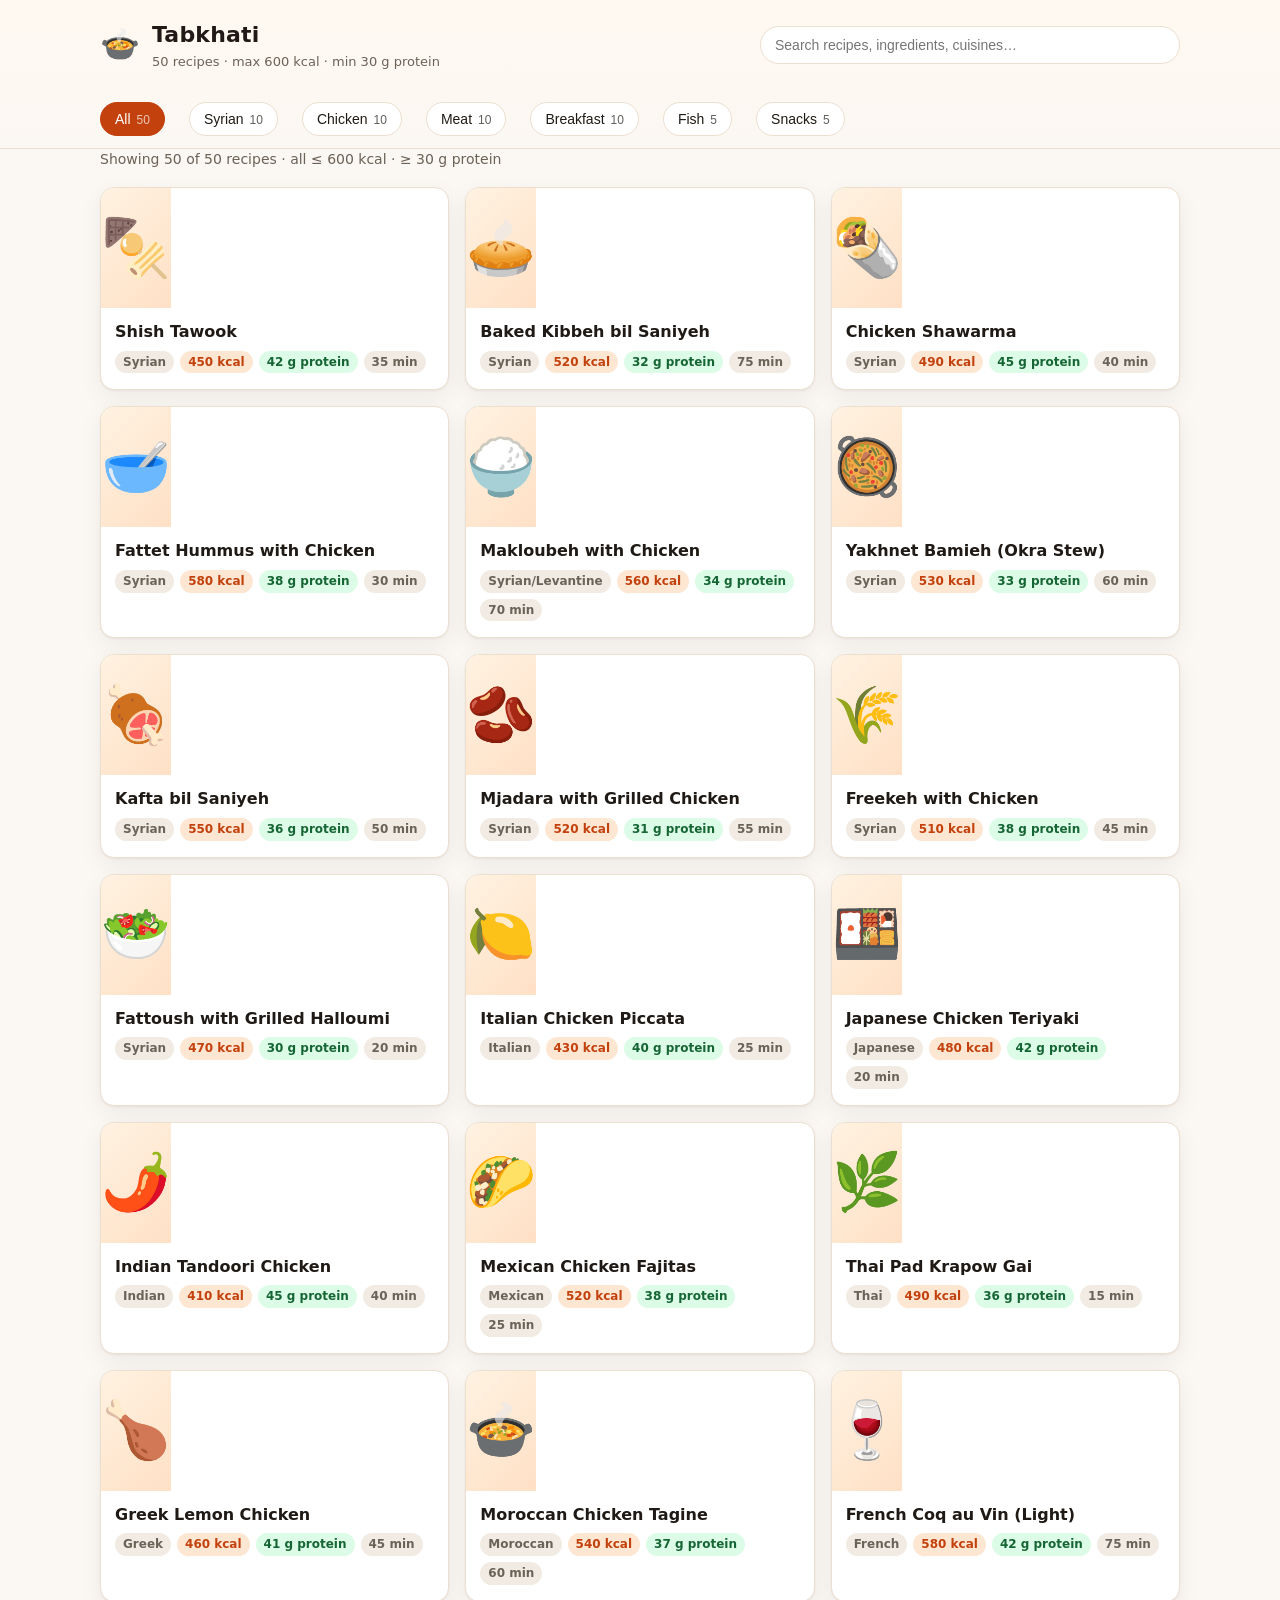
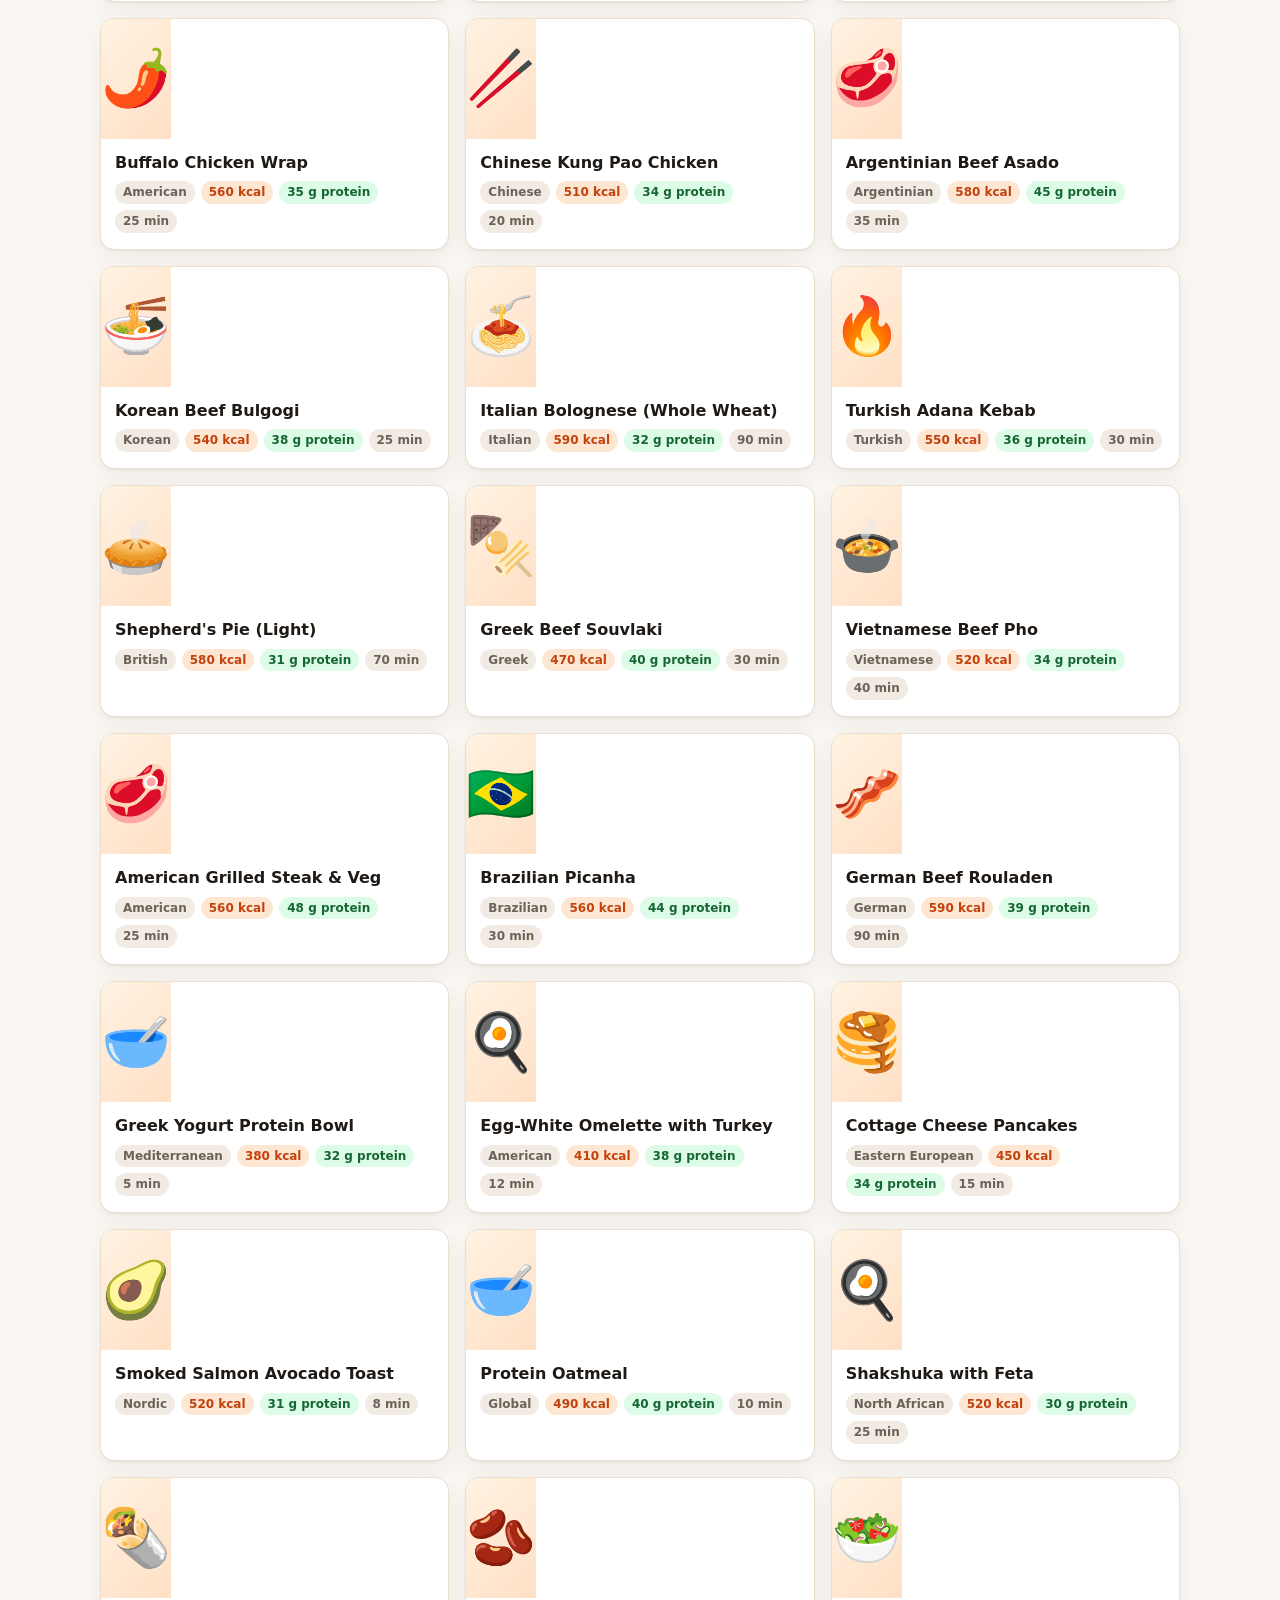
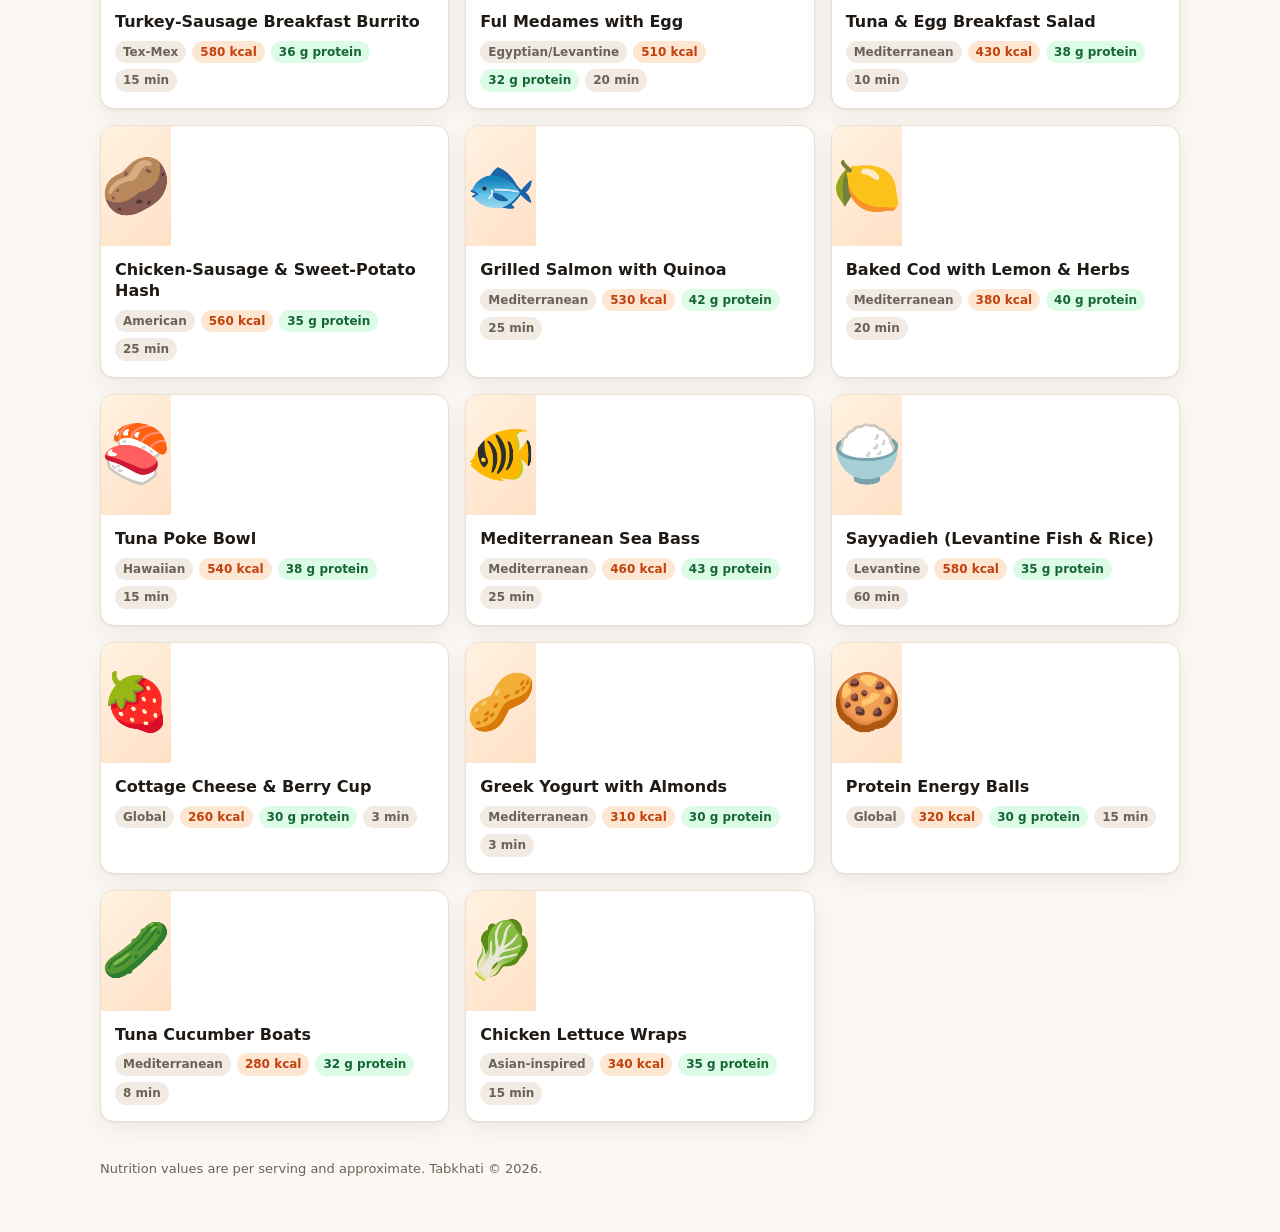
<file: index.html>
<!doctype html>
<html lang="en">
<head>
  <meta charset="utf-8" />
  <meta name="viewport" content="width=device-width, initial-scale=1" />
  <title>Tabkhati — 50 High-Protein Recipes</title>
  <link rel="stylesheet" href="styles.css" />
</head>
<body>
  <header class="site-header">
    <div class="wrap">
      <div class="brand">
        <span class="logo">🍲</span>
        <div>
          <h1>Tabkhati</h1>
          <p class="tagline">50 recipes · max 600 kcal · min 30 g protein</p>
        </div>
      </div>
      <div class="search">
        <input id="search" type="search" placeholder="Search recipes, ingredients, cuisines…" aria-label="Search" />
      </div>
    </div>
    <nav class="tabs wrap" id="tabs" aria-label="Categories"></nav>
  </header>

  <main class="wrap">
    <section class="summary" id="summary"></section>
    <section class="grid" id="grid" aria-live="polite"></section>
    <p class="empty" id="empty" hidden>No recipes match your search.</p>
  </main>

  <div class="modal" id="modal" hidden aria-hidden="true" role="dialog" aria-modal="true" aria-labelledby="modal-title">
    <div class="modal-card" role="document">
      <button class="close" id="close" aria-label="Close">×</button>
      <div id="modal-body"></div>
    </div>
  </div>

  <footer class="site-footer wrap">
    <p>Nutrition values are per serving and approximate. Tabkhati © 2026.</p>
  </footer>

  <script src="recipes.js"></script>
  <script src="app.js"></script>
</body>
</html>
</file>
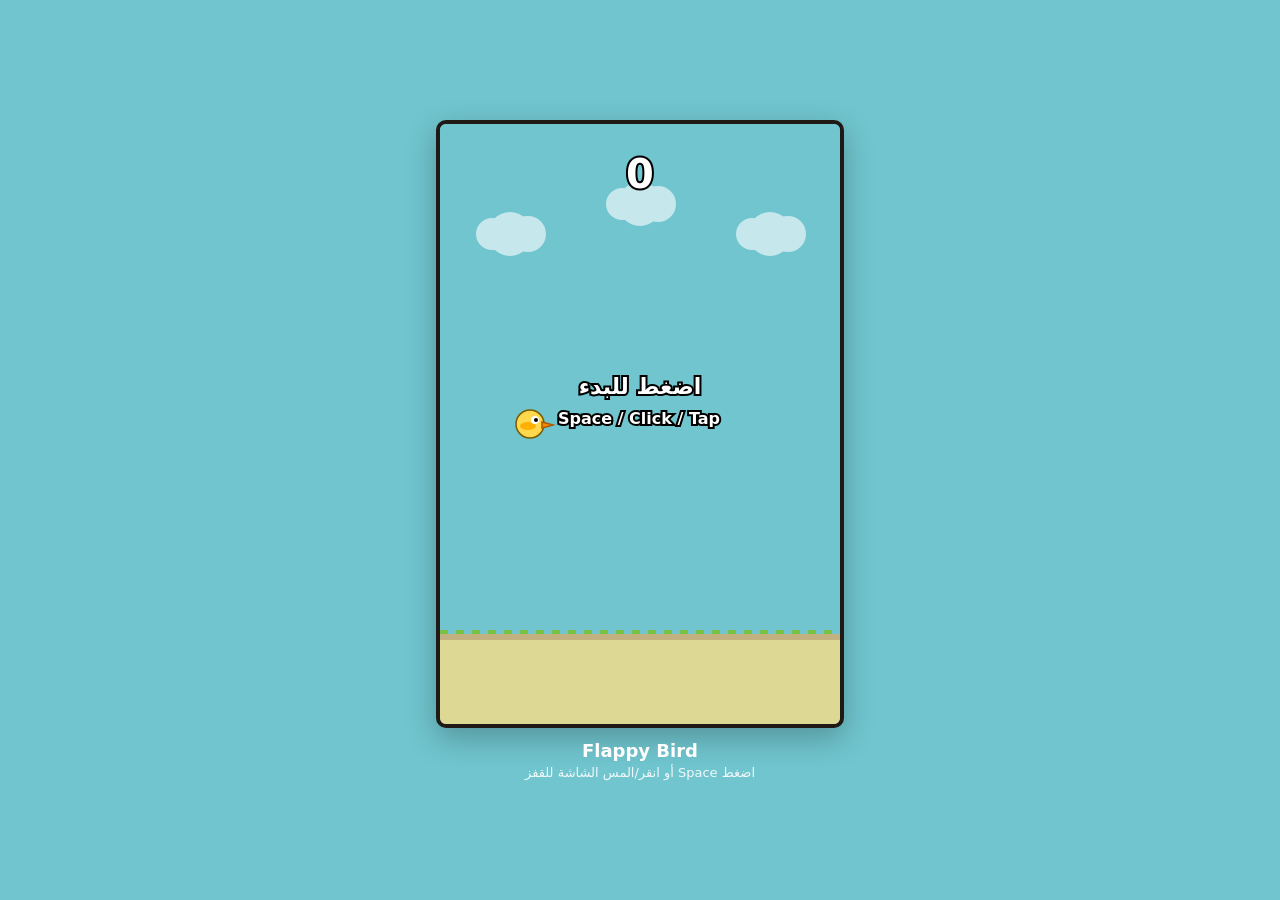
<file: flappy.html>
<!doctype html>
<html lang="ar" dir="rtl">
<head>
<meta charset="utf-8" />
<meta name="viewport" content="width=device-width, initial-scale=1" />
<title>Flappy Bird — لعبة بسيطة</title>
<style>
  html, body { height: 100%; margin: 0; }
  body {
    background: #70c5ce;
    font-family: system-ui, -apple-system, "Segoe UI", Tahoma, Arial, sans-serif;
    display: flex; flex-direction: column; align-items: center; justify-content: center;
    gap: 12px;
  }
  canvas {
    background: #70c5ce;
    border: 4px solid #1f1a15;
    border-radius: 10px;
    box-shadow: 0 10px 30px rgba(0,0,0,.25);
    image-rendering: pixelated;
    touch-action: manipulation;
  }
  .hud { color: #fff; text-align: center; }
  .hud h1 { margin: 0 0 4px; font-size: 18px; }
  .hud p { margin: 0; opacity: .9; font-size: 13px; }
</style>
</head>
<body>
  <canvas id="game" width="400" height="600" aria-label="لعبة Flappy Bird"></canvas>
  <div class="hud">
    <h1>Flappy Bird</h1>
    <p>اضغط Space أو انقر/المس الشاشة للقفز</p>
  </div>

<script>
(() => {
  const canvas = document.getElementById('game');
  const ctx = canvas.getContext('2d');
  const W = canvas.width, H = canvas.height;
  const GROUND_Y = Math.floor(H * 0.85);

  const GRAVITY = 0.45;
  const FLAP = -7.5;
  const PIPE_W = 56;
  const PIPE_GAP = 140;
  const PIPE_SPEED = 2.2;
  const PIPE_INTERVAL = 90;

  const bird = { x: 90, y: H / 2, r: 14, vy: 0 };
  let pipes = [];
  let frame = 0;
  let score = 0;
  let best = parseInt(localStorage.getItem('flappy_best') || '0', 10);
  let state = 'ready'; // ready | playing | over

  function reset() {
    bird.y = H / 2;
    bird.vy = 0;
    pipes = [];
    frame = 0;
    score = 0;
    state = 'ready';
  }

  function flap() {
    if (state === 'over') { reset(); }
    if (state === 'ready') { state = 'playing'; }
    bird.vy = FLAP;
  }

  document.addEventListener('keydown', e => {
    if (e.code === 'Space' || e.code === 'ArrowUp') { e.preventDefault(); flap(); }
  });
  canvas.addEventListener('mousedown', flap);
  canvas.addEventListener('touchstart', e => { e.preventDefault(); flap(); }, { passive: false });

  function spawnPipe() {
    const minTop = 40;
    const maxTop = GROUND_Y - PIPE_GAP - 40;
    const top = minTop + Math.random() * (maxTop - minTop);
    pipes.push({ x: W + 10, top, passed: false });
  }

  function update() {
    if (state !== 'playing') return;

    bird.vy += GRAVITY;
    bird.y += bird.vy;

    if (frame % PIPE_INTERVAL === 0) spawnPipe();
    frame++;

    for (const p of pipes) {
      p.x -= PIPE_SPEED;
      if (!p.passed && p.x + PIPE_W < bird.x) {
        p.passed = true;
        score++;
      }
    }
    pipes = pipes.filter(p => p.x + PIPE_W > -20);

    if (bird.y + bird.r > GROUND_Y || bird.y - bird.r < 0) return gameOver();
    for (const p of pipes) {
      const inX = bird.x + bird.r > p.x && bird.x - bird.r < p.x + PIPE_W;
      if (!inX) continue;
      const hitTop = bird.y - bird.r < p.top;
      const hitBottom = bird.y + bird.r > p.top + PIPE_GAP;
      if (hitTop || hitBottom) return gameOver();
    }
  }

  function gameOver() {
    state = 'over';
    if (score > best) {
      best = score;
      localStorage.setItem('flappy_best', String(best));
    }
  }

  function drawBackground() {
    ctx.fillStyle = '#70c5ce';
    ctx.fillRect(0, 0, W, GROUND_Y);
    // distant clouds
    ctx.fillStyle = 'rgba(255,255,255,0.6)';
    for (let i = 0; i < 4; i++) {
      const cx = ((i * 130) - (frame * 0.3) % 520 + 520) % 520 - 60;
      ctx.beginPath();
      ctx.arc(cx, 80 + (i % 2) * 30, 22, 0, Math.PI * 2);
      ctx.arc(cx + 18, 80 + (i % 2) * 30, 18, 0, Math.PI * 2);
      ctx.arc(cx - 18, 80 + (i % 2) * 30, 16, 0, Math.PI * 2);
      ctx.fill();
    }
    // ground
    ctx.fillStyle = '#ded895';
    ctx.fillRect(0, GROUND_Y, W, H - GROUND_Y);
    ctx.fillStyle = '#c2b280';
    ctx.fillRect(0, GROUND_Y, W, 6);
    // grass stripes
    ctx.fillStyle = '#7bc043';
    for (let x = 0; x < W; x += 16) {
      ctx.fillRect(x - (frame * PIPE_SPEED) % 16, GROUND_Y - 4, 8, 4);
    }
  }

  function drawPipes() {
    for (const p of pipes) {
      // body
      ctx.fillStyle = '#5cb85c';
      ctx.fillRect(p.x, 0, PIPE_W, p.top);
      ctx.fillRect(p.x, p.top + PIPE_GAP, PIPE_W, GROUND_Y - (p.top + PIPE_GAP));
      // outline
      ctx.strokeStyle = '#2e7d32';
      ctx.lineWidth = 2;
      ctx.strokeRect(p.x, 0, PIPE_W, p.top);
      ctx.strokeRect(p.x, p.top + PIPE_GAP, PIPE_W, GROUND_Y - (p.top + PIPE_GAP));
      // lips
      ctx.fillStyle = '#5cb85c';
      ctx.fillRect(p.x - 4, p.top - 14, PIPE_W + 8, 14);
      ctx.fillRect(p.x - 4, p.top + PIPE_GAP, PIPE_W + 8, 14);
      ctx.strokeRect(p.x - 4, p.top - 14, PIPE_W + 8, 14);
      ctx.strokeRect(p.x - 4, p.top + PIPE_GAP, PIPE_W + 8, 14);
    }
  }

  function drawBird() {
    ctx.save();
    ctx.translate(bird.x, bird.y);
    const angle = Math.max(-0.5, Math.min(1.0, bird.vy / 10));
    ctx.rotate(angle);
    // body
    ctx.fillStyle = '#ffd84d';
    ctx.beginPath();
    ctx.arc(0, 0, bird.r, 0, Math.PI * 2);
    ctx.fill();
    ctx.strokeStyle = '#7a5b00';
    ctx.lineWidth = 1.5;
    ctx.stroke();
    // wing
    ctx.fillStyle = '#ffb000';
    const wingY = 2 + Math.sin(frame * 0.3) * 2;
    ctx.beginPath();
    ctx.ellipse(-2, wingY, 8, 4, 0, 0, Math.PI * 2);
    ctx.fill();
    // eye
    ctx.fillStyle = '#fff';
    ctx.beginPath();
    ctx.arc(5, -4, 4, 0, Math.PI * 2);
    ctx.fill();
    ctx.fillStyle = '#000';
    ctx.beginPath();
    ctx.arc(6, -4, 2, 0, Math.PI * 2);
    ctx.fill();
    // beak
    ctx.fillStyle = '#ff8a00';
    ctx.beginPath();
    ctx.moveTo(bird.r - 2, -2);
    ctx.lineTo(bird.r + 9, 1);
    ctx.lineTo(bird.r - 2, 4);
    ctx.closePath();
    ctx.fill();
    ctx.strokeStyle = '#aa5a00';
    ctx.stroke();
    ctx.restore();
  }

  function drawText(text, x, y, size) {
    ctx.font = `bold ${size}px system-ui, sans-serif`;
    ctx.textAlign = 'center';
    ctx.lineWidth = 4;
    ctx.strokeStyle = '#000';
    ctx.fillStyle = '#fff';
    ctx.strokeText(text, x, y);
    ctx.fillText(text, x, y);
  }

  function drawHUD() {
    drawText(String(score), W / 2, 64, 40);
    if (state === 'ready') {
      drawText('اضغط للبدء', W / 2, H / 2 - 30, 22);
      drawText('Space / Click / Tap', W / 2, H / 2, 16);
    }
    if (state === 'over') {
      drawText('انتهت اللعبة', W / 2, H / 2 - 40, 26);
      drawText('النتيجة: ' + score, W / 2, H / 2 - 8, 18);
      drawText('الأفضل: ' + best, W / 2, H / 2 + 18, 18);
      drawText('اضغط للإعادة', W / 2, H / 2 + 50, 18);
    }
  }

  function loop() {
    update();
    drawBackground();
    drawPipes();
    drawBird();
    drawHUD();
    requestAnimationFrame(loop);
  }

  loop();
})();
</script>
</body>
</html>
</file>
<file: styles.css>
:root {
  --bg: #fbf7f2;
  --ink: #1f1a15;
  --muted: #6b6258;
  --card: #ffffff;
  --line: #ecdfd0;
  --accent: #c2410c;
  --accent-soft: #fde7d3;
  --green: #166534;
  --green-soft: #dcfce7;
  --shadow: 0 1px 2px rgba(20, 14, 8, .05), 0 8px 24px rgba(20, 14, 8, .06);
  --radius: 14px;
}

* { box-sizing: border-box; }
html, body { margin: 0; padding: 0; }
body {
  font: 16px/1.55 system-ui, -apple-system, "Segoe UI", Roboto, "Helvetica Neue", Arial, sans-serif;
  background: var(--bg);
  color: var(--ink);
}
.wrap { max-width: 1120px; margin: 0 auto; padding: 0 20px; }

.site-header {
  background: linear-gradient(180deg, #fff9f1 0%, #fbf7f2 100%);
  border-bottom: 1px solid var(--line);
  position: sticky; top: 0; z-index: 10;
}
.site-header .wrap { display: flex; gap: 24px; align-items: center; padding-top: 18px; padding-bottom: 12px; }
.brand { display: flex; align-items: center; gap: 12px; }
.logo { font-size: 32px; }
.brand h1 { margin: 0; font-size: 22px; letter-spacing: .2px; }
.tagline { margin: 0; color: var(--muted); font-size: 13px; }
.search { margin-left: auto; flex: 1; max-width: 420px; }
.search input {
  width: 100%; padding: 10px 14px; border-radius: 999px;
  border: 1px solid var(--line); background: #fff; color: var(--ink);
  font-size: 14px; outline: none;
}
.search input:focus { border-color: var(--accent); box-shadow: 0 0 0 3px var(--accent-soft); }

.tabs { display: flex; gap: 8px; overflow-x: auto; padding-bottom: 14px; }
.tab {
  border: 1px solid var(--line); background: #fff; color: var(--ink);
  padding: 8px 14px; border-radius: 999px; font-size: 14px; cursor: pointer;
  white-space: nowrap;
}
.tab:hover { border-color: var(--accent); }
.tab.active { background: var(--accent); color: #fff; border-color: var(--accent); }
.tab .count { opacity: .7; margin-left: 6px; font-size: 12px; }

main { padding: 24px 0 48px; }
.summary { color: var(--muted); font-size: 14px; margin-bottom: 16px; }

.grid {
  display: grid; gap: 16px;
  grid-template-columns: repeat(auto-fill, minmax(260px, 1fr));
}
.card {
  background: var(--card); border: 1px solid var(--line); border-radius: var(--radius);
  box-shadow: var(--shadow); overflow: hidden; cursor: pointer; text-align: left;
  padding: 0; display: flex; flex-direction: column; transition: transform .15s ease;
  color: inherit; font: inherit;
}
.card:hover { transform: translateY(-2px); }
.thumb {
  height: 120px; display: flex; align-items: center; justify-content: center;
  font-size: 56px; background: linear-gradient(135deg, #fff2e1, #ffe0c6);
}
.card-body { padding: 14px 14px 16px; display: flex; flex-direction: column; gap: 8px; flex: 1; }
.card h3 { margin: 0; font-size: 16px; line-height: 1.3; }
.meta { display: flex; gap: 6px; flex-wrap: wrap; font-size: 12px; color: var(--muted); }
.chip {
  display: inline-flex; align-items: center; gap: 4px;
  background: var(--accent-soft); color: var(--accent);
  padding: 2px 8px; border-radius: 999px; font-weight: 600;
}
.chip.protein { background: var(--green-soft); color: var(--green); }
.chip.neutral { background: #f1ebe3; color: var(--muted); }

.empty { text-align: center; color: var(--muted); padding: 40px 0; }

.modal {
  position: fixed; inset: 0; background: rgba(20, 14, 8, .45);
  display: flex; align-items: center; justify-content: center; padding: 20px; z-index: 50;
}
.modal[hidden] { display: none; }
.modal-card {
  background: #fff; border-radius: var(--radius); max-width: 720px; width: 100%;
  max-height: 86vh; overflow: auto; position: relative; box-shadow: var(--shadow);
}
.close {
  position: absolute; top: 10px; right: 12px; width: 36px; height: 36px;
  border-radius: 999px; border: 1px solid var(--line); background: #fff;
  font-size: 22px; cursor: pointer; color: var(--ink);
}
.close:hover { background: var(--accent-soft); border-color: var(--accent); color: var(--accent); }
.modal-hero {
  height: 140px; display: flex; align-items: center; justify-content: center;
  font-size: 72px; background: linear-gradient(135deg, #fff2e1, #ffd8b1);
}
.modal-content { padding: 20px 24px 28px; }
.modal-content h2 { margin: 0 0 6px; }
.modal-meta { display: flex; gap: 8px; flex-wrap: wrap; margin: 10px 0 18px; }
.cols { display: grid; grid-template-columns: 1fr 1.3fr; gap: 24px; }
@media (max-width: 640px) { .cols { grid-template-columns: 1fr; } }
.cols h4 { margin: 0 0 8px; font-size: 14px; text-transform: uppercase; letter-spacing: .6px; color: var(--muted); }
.cols ul, .cols ol { padding-left: 20px; margin: 0; }
.cols li { margin-bottom: 6px; }

.site-footer { padding: 24px 20px 40px; color: var(--muted); font-size: 13px; }
</file>
